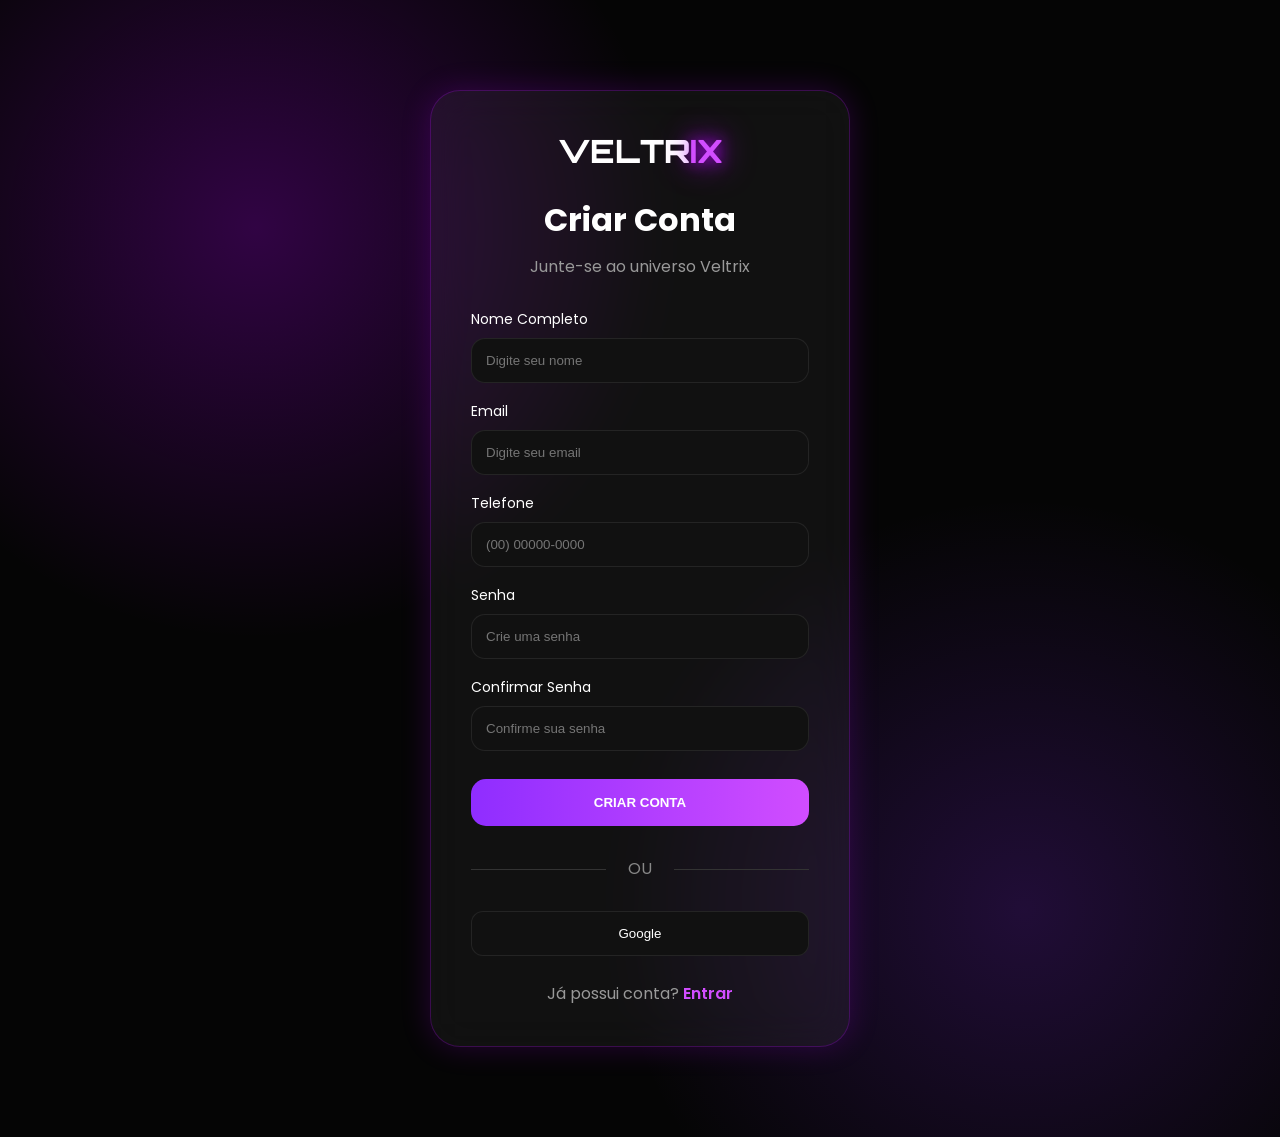
<file: pages/cad.html>
<!DOCTYPE html>
<html lang="pt-BR">

<head>
<meta charset="UTF-8">
<meta name="viewport" content="width=device-width, initial-scale=1.0">

<title>Criar Conta | Veltrix</title>

<link rel="stylesheet" href="/css/cad.css">

<link href="https://fonts.googleapis.com/css2?family=Orbitron:wght@500;700;800&family=Poppins:wght@300;400;500;600;700&display=swap" rel="stylesheet">
</head>

<body>

<div class="background-glow"></div>

<section class="register-container">

    <div class="register-card">

        <div class="logo">
            VELTR<span>IX</span>
        </div>

        <div class="register-top">

            <h1>Criar Conta</h1>

            <p>
                Junte-se ao universo Veltrix
            </p>

        </div>

        <form id="registerForm">

            <div class="input-group">

                <label>Nome Completo</label>

                <input
                type="text"
                placeholder="Digite seu nome"
                required>

            </div>

            <div class="input-group">

                <label>Email</label>

                <input
                type="email"
                placeholder="Digite seu email"
                required>

            </div>

            <div class="input-group">

                <label>Telefone</label>

                <input
                type="tel"
                placeholder="(00) 00000-0000">

            </div>

            <div class="input-group">

                <label>Senha</label>

                <input
                type="password"
                placeholder="Crie uma senha"
                required>

            </div>

            <div class="input-group">

                <label>Confirmar Senha</label>

                <input
                type="password"
                placeholder="Confirme sua senha"
                required>

            </div>

            <button type="submit">

                CRIAR CONTA

            </button>

        </form>

        <div class="divider">

            <span>OU</span>

        </div>

        <div class="social-register">

            <button>Google</button>

        </div>

        <div class="login-link">

            Já possui conta?

            <a href="/pages/login.html">
                Entrar
            </a>

        </div>

    </div>

</section>

<script>

document.getElementById("registerForm")
.addEventListener("submit", function(e){

    e.preventDefault();

    alert("Conta criada com sucesso!");

});

</script>

</body>
</html>
</file>
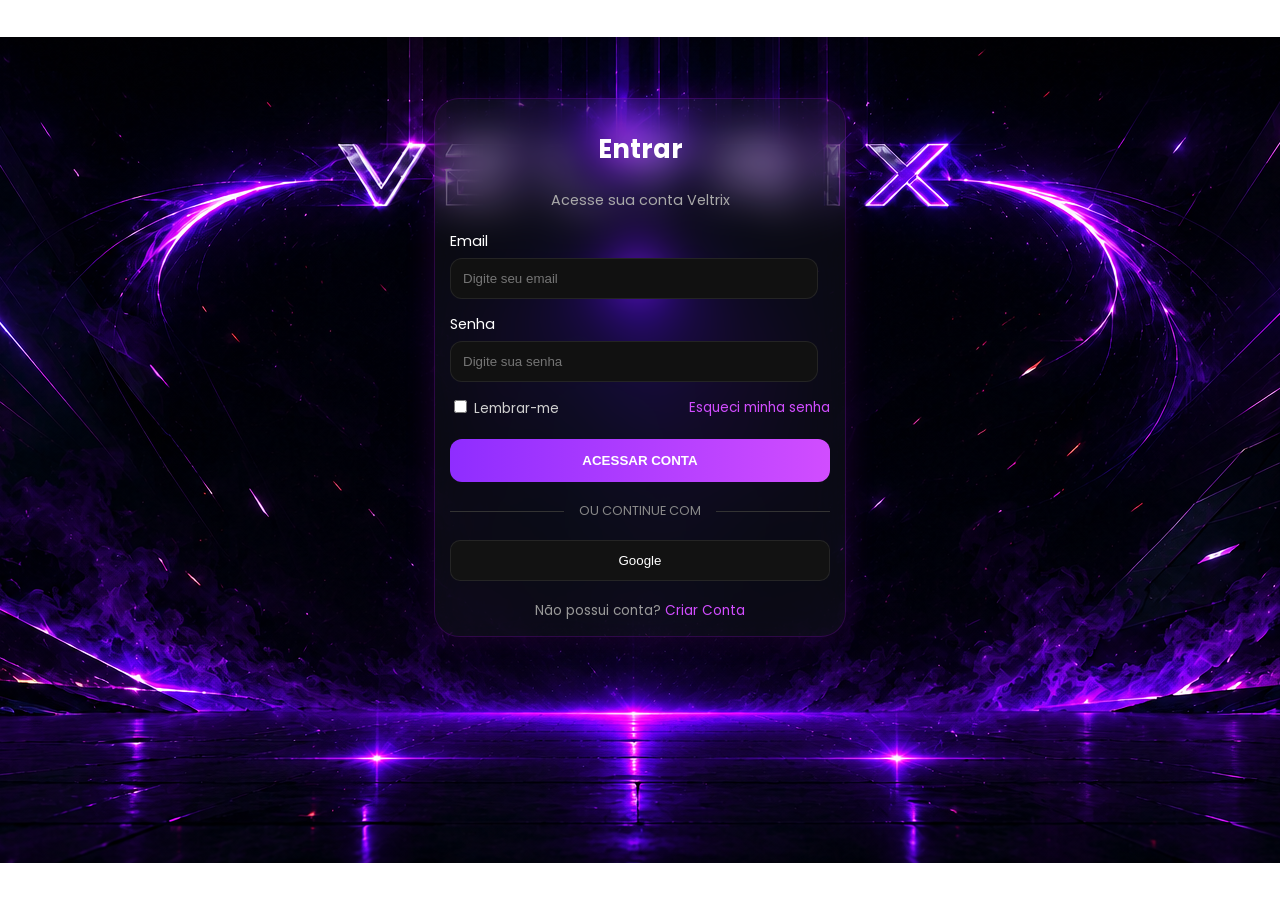
<file: pages/login.html>
<!DOCTYPE html>
<html lang="en">
<head>
    <meta charset="UTF-8">
    <meta name="viewport" content="width=device-width, initial-scale=1.0">
    <title>Veltrix</title>

  <link rel="stylesheet" href="/css/login.css">

  <link rel="icon" href="/public/icone.png" type="image/x-icon">


  <link rel="preconnect" href="https://fonts.googleapis.com">
  <link rel="preconnect" href="https://fonts.gstatic.com" crossorigin>

  <link href="https://fonts.googleapis.com/css2?family=Orbitron:wght@400;500;700;800&family=Poppins:wght@300;400;500;600;700&display=swap" rel="stylesheet">

  
</head>

<body>

<section>
<div class="login-container">


    <div class="login-card">

            <div class="login-top">

                <h2>Entrar</h2>

                <p>
                    Acesse sua conta Veltrix
                </p>

            </div>
<form>
            

                <div class="input-box">

                    <label>Email</label>

                    <input
                    type="email"
                    placeholder="Digite seu email">

                </div>

                <div class="input-box">

                    <label>Senha</label>

                    <input
                    type="password"
                    placeholder="Digite sua senha">

                </div>

                <div class="login-options">

                    <label>

                        <input type="checkbox">

                        Lembrar-me

                    </label>

                    <a href="#">
                        Esqueci minha senha
                    </a>

                </div>

                <button type="submit">
                    ACESSAR CONTA
                </button>

            </form>

            <div class="divider">

                <span>OU CONTINUE COM</span>

            </div>

            <div class="social-login">

                <button>Google</button>

            </div>

            <div class="register-link">

                Não possui conta?

                <a href="#">
                    Criar Conta
                </a>

            </div>

        </div>

    </div>

</section>
     <script src="/script/log.js"></script>
</body>
</html>
</file>
<file: css/cad.css>
*{
    margin:0;
    padding:0;
    box-sizing:border-box;
}

body{


    display:flex;
    justify-content:center;
    align-items:center;
    font-family:'Poppins',sans-serif;

    background:#050505;

    position:relative;
}

/* FUNDO */

.background-glow{

    position:absolute;
    inset:0;

    background:
    radial-gradient(circle at 20% 20%,
    rgba(180,0,255,.25),
    transparent 30%),

    radial-gradient(circle at 80% 80%,
    rgba(143,45,255,.20),
    transparent 30%);

    animation:pulse 6s infinite alternate;
}

@keyframes pulse{

    from{
        transform:scale(1);
    }

    to{
        transform:scale(1.1);
    }
}


.register-container{
     display:flex;

    justify-content:center;

    align-items: center;

    padding:90px;
}

/* CARD */

.register-card{

    width:420px;
    
    padding:40px;

    background:
    rgba(255,255,255,.05);

    backdrop-filter:blur(20px);

    border:1px solid rgba(180,0,255,.25);

    border-radius:30px;

    position:relative;

    z-index:2;

    box-shadow:
    0 0 30px rgba(180,0,255,.2);
}

/* LOGO */

.logo{

    text-align:center;

    font-family:'Orbitron',sans-serif;

    font-size:32px;

    font-weight:800;

    margin-bottom:25px;

    color:white;
}

.logo span{

    color:#d14dff;

    text-shadow:
    0 0 15px #b400ff,
    0 0 35px #b400ff;
}

/* TOP */

.register-top{

    text-align:center;

    margin-bottom:30px;
}

.register-top h1{

    color:white;

    font-size:32px;
}

.register-top p{

    color:#999;

    margin-top:10px;
}

/* INPUTS */

.input-group{

    display:flex;
    flex-direction:column;

    margin-bottom:18px;
}

.input-group label{

    color:white;

    margin-bottom:8px;

    font-size:14px;
}

.input-group input{

    padding:14px;

    border-radius:14px;

    border:1px solid rgba(255,255,255,.08);

    background:#111;

    color:white;

    outline:none;

    transition:.3s;
}

.input-group input:focus{

    border-color:#b400ff;

    box-shadow:
    0 0 15px rgba(180,0,255,.4);
}

/* BOTÃO */

form button{

    width:100%;

    margin-top:10px;

    padding:16px;

    border:none;

    border-radius:15px;

    cursor:pointer;

    font-weight:700;

    color:white;

    background:
    linear-gradient(
    90deg,
    #8f2dff,
    #d14dff
    );

    transition:.4s;
}

form button:hover{

    transform:translateY(-3px);

    box-shadow:
    0 0 20px #b400ff,
    0 0 50px #b400ff;
}

/* DIVIDER */

.divider{

    margin:30px 0;

    text-align:center;

    color:#888;

    position:relative;
}

.divider::before,
.divider::after{

    content:"";

    position:absolute;

    top:50%;

    width:40%;
    height:1px;

    background:#333;
}

.divider::before{
    left:0;
}

.divider::after{
    right:0;
}

/* SOCIAL */

.social-register{

    display:flex;

    gap:12px;
}

.social-register button{

    flex:1;

    padding:14px;

    background:#111;

    border:1px solid rgba(255,255,255,.08);

    color:white;

    border-radius:12px;

    cursor:pointer;

    transition:.3s;
}

.social-register button:hover{

    border-color:#b400ff;

    box-shadow:
    0 0 15px rgba(180,0,255,.3);
}

/* LOGIN */

.login-link{

    margin-top:25px;

    text-align:center;

    color:#999;
}

.login-link a{

    color:#d14dff;

    text-decoration:none;

    font-weight:600;
}

.login-link a:hover{

    text-shadow:
    0 0 10px #b400ff;
}
</file>
<file: css/login.css>
body{
        background:url(/public/tema-log.png) no-repeat center center fixed;

     overflow: hidden;
    font-family:'Poppins',sans-serif;

}
/* ==========================
   LOGIN CONTAINER
========================== */

.login-container{

    display:flex;

    justify-content:center;

    align-items: center;

    padding:90px 0 0 0; /* Ajuste para descer o formulário */

   

  
}

/* ==========================
   LOGIN CARD
========================== */

.login-card{

    width:min(380px,90vw);

    padding:10px 15px 15px 15px;

    background:rgba(255,255,255,.04);

    backdrop-filter:blur(20px);

    border:1px solid rgba(180,0,255,.2);

    border-radius:25px;

    box-shadow:
    0 0 30px rgba(180,0,255,.15);

    transition:.4s;
}

.login-card:hover{

    box-shadow:
    0 0 20px rgba(180,0,255,.3),
    0 0 50px rgba(180,0,255,.15);
}

/* ==========================
   TOPO
========================== */

.login-top{

    text-align:center;

    margin-bottom:20px;
}

.login-top h2{

    

    color:white;

    font-size:clamp(1.5rem,2vw,2rem);
}

.login-top p{
     
    color:#a9a9a9;

    font-size:.9rem;
}

/* ==========================
   INPUTS
========================== */

.input-box{

    display:flex;

    flex-direction:column;

    margin-bottom:15px;
}

.input-box label{

    color:white;

    margin-bottom:6px;

    font-size:.9rem;
}

.input-box input{

    width:90%;

    padding:12px;

    background:#111;

    border:1px solid rgba(255,255,255,.08);

    border-radius:12px;

    color:white;

    outline:none;

    transition:.3s;
}

.input-box input:focus{

    border-color:#b400ff;

    box-shadow:
    0 0 15px rgba(180,0,255,.35);
}

/* ==========================
   OPÇÕES
========================== */

.login-options{

    display:flex;

    justify-content:space-between;

    align-items:center;

    margin-bottom:20px;

    font-size:.85rem;
}

.login-options label{

    color:#d0d0d0;
}

.login-options a{

    color:#d14dff;

    text-decoration:none;
}

.login-options a:hover{

    text-decoration:underline;
}

/* ==========================
   BOTÃO LOGIN
========================== */

.login-card button[type="submit"]{

    width:100%;

    border:none;

    padding:14px;

    border-radius:12px;

    cursor:pointer;

    color:white;

    font-weight:700;

    background:
    linear-gradient(
        90deg,
        #8f2dff,
        #d14dff
    );

    transition:.4s;
}

.login-card button[type="submit"]:hover{

    transform:translateY(-3px);

    box-shadow:
    0 0 20px #b400ff,
    0 0 40px #b400ff;
}

/* ==========================
   DIVIDER
========================== */

.divider{

    text-align:center;

    margin:20px 0;

    color:#888;

    position:relative;

    font-size:.8rem;
}

.divider::before,
.divider::after{

    content:'';

    position:absolute;

    width:30%;

    height:1px;

    background:#333;

    top:50%;
}

.divider::before{

    left:0;
}

.divider::after{

    right:0;
}

/* ==========================
   SOCIAL LOGIN
========================== */

.social-login{

    display:flex;

    gap:10px;
}

.social-login button{

    flex:1;

    padding:12px;

    background:#121212;

    border:1px solid rgba(255,255,255,.08);

    color:white;

    border-radius:10px;

    cursor:pointer;

    transition:.3s;
}

.social-login button:hover{

    border-color:#b400ff;

    box-shadow:
    0 0 10px rgba(180,0,255,.25);
}

/* ==========================
   REGISTRO
========================== */

.register-link{

    margin-top:20px;

    text-align:center;

    color:#999;

    font-size:.85rem;
}

.register-link a{

    color:#d14dff;

    text-decoration:none;
}

.register-link a:hover{

    text-decoration:underline;
}
</file>
